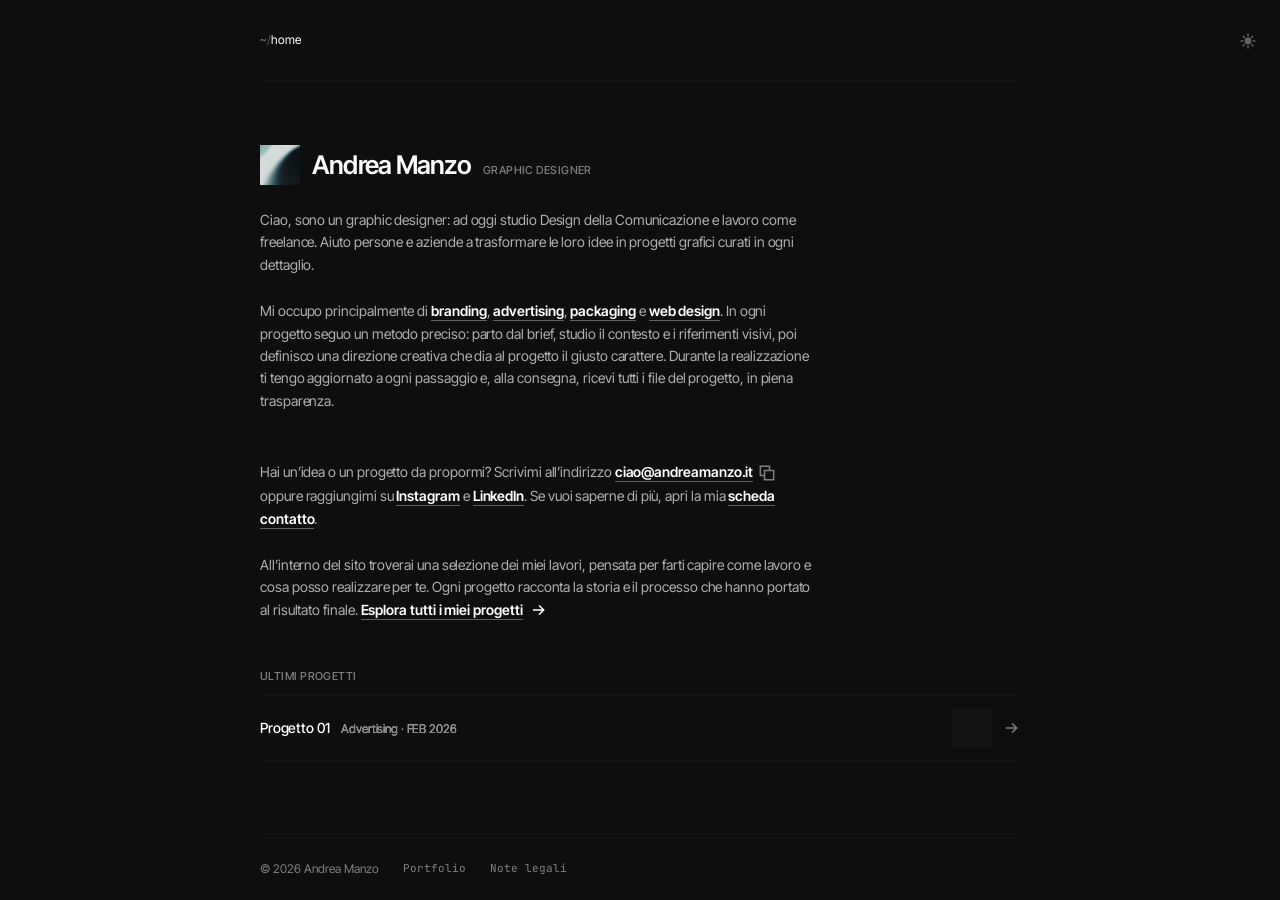
<file: index.html>
<!doctype html>
<html lang="it" data-theme="dark">
<head>
<meta charset="utf-8">
<meta name="viewport" content="width=device-width,initial-scale=1">
<title>Andrea Manzo — Graphic designer a Napoli</title>
<meta name="description" content="Andrea Manzo, graphic designer freelance a Napoli: branding, advertising, packaging e web design. Portfolio e contatti.">
<link rel="canonical" href="https://andreamanzo.it/">
<meta property="og:site_name" content="Andrea Manzo">
<meta property="og:locale" content="it_IT">
<meta property="og:type" content="website">
<meta property="og:title" content="Andrea Manzo — Graphic designer a Napoli">
<meta property="og:description" content="Andrea Manzo, graphic designer freelance a Napoli: branding, advertising, packaging e web design. Portfolio e contatti.">
<meta property="og:url" content="https://andreamanzo.it/">
<meta property="og:image" content="https://andreamanzo.it/assets/img/og.png">
<meta property="og:image:alt" content="Andrea Manzo — Graphic designer a Napoli">
<meta property="og:image:width" content="1200">
<meta property="og:image:height" content="630">
<meta name="twitter:card" content="summary_large_image">
<script type="application/ld+json">{"@context":"https://schema.org","@graph":[{"@type":"WebSite","@id":"https://andreamanzo.it/#sito","url":"https://andreamanzo.it/","name":"Andrea Manzo","inLanguage":"it","publisher":{"@id":"https://andreamanzo.it/#andrea-manzo"}},{"@type":"Person","@id":"https://andreamanzo.it/#andrea-manzo","name":"Andrea Manzo","jobTitle":"Graphic designer","url":"https://andreamanzo.it/","image":"https://andreamanzo.it/assets/img/immagine-profilo.jpg","email":"mailto:ciao@andreamanzo.it","address":{"@type":"PostalAddress","addressLocality":"Napoli","addressCountry":"IT"},"knowsAbout":["Branding","Advertising","Packaging","Web design"],"sameAs":["https://www.instagram.com/andreamanzo.it/","https://www.linkedin.com/in/andrea-manzo-2b4987187/"]}]}</script>
<meta name="theme-color" content="#0E0E0E">
<link rel="icon" href="/assets/img/favicon.svg" type="image/svg+xml">
<link rel="apple-touch-icon" href="/assets/img/apple-touch-icon.png">
<link rel="preload" href="/assets/fonts/InterTight-Variable.woff2" as="font" type="font/woff2" crossorigin>
<link rel="stylesheet" href="/assets/css/tokens.css">
<link rel="stylesheet" href="/assets/css/components.css">
<link rel="stylesheet" href="/assets/css/site.css">
</head>
<body>
<div class="am am-shell" id="app">
 <div class="am-col"><header class="am-header"><nav class="am-path" id="path" aria-label="Percorso"><a href="/">~</a><span class="am-path__sep">/</span><span aria-current="page">home</span></nav></header></div>
 <main class="am-main" id="main"><div class="am-col" id="view"><section class="pg-intro"><div class="pg-hero"><span class="am-avatar"><img src="/assets/img/immagine-profilo.jpg" width="240" height="240" alt="Immagine profilo di Andrea Manzo"></span><div class="pg-hero__txt"><h1 class="am-title">Andrea Manzo</h1><p class="am-label">Graphic designer</p></div></div><div class="pg-block"><p class="am-para__text"><span class="only-d">Ciao, sono un graphic designer: ad oggi studio Design della Comunicazione e lavoro come freelance. Aiuto persone e aziende a trasformare le loro idee in progetti grafici curati in ogni dettaglio.</span><span class="only-m">Ciao, sono un graphic designer: studio Design della Comunicazione e lavoro come freelance, trasformando idee in progetti grafici curati.</span></p></div><div class="pg-block"><p class="am-para__text"><span class="only-d">Mi occupo principalmente di <a class="am-textlink" href="/portfolio/?f=branding">branding</a>, <a class="am-textlink" href="/portfolio/?f=advertising">advertising</a>, <a class="am-textlink" href="/portfolio/?f=packaging">packaging</a> e <a class="am-textlink" href="/portfolio/?f=web-design">web design</a>. In ogni progetto seguo un metodo preciso: parto dal brief, studio il contesto e i riferimenti visivi, poi definisco una direzione creativa che dia al progetto il giusto carattere. Durante la realizzazione ti tengo aggiornato a ogni passaggio e, alla consegna, ricevi tutti i file del progetto, in piena trasparenza.</span><span class="only-m">Mi occupo di <a class="am-textlink" href="/portfolio/?f=branding">branding</a>, <a class="am-textlink" href="/portfolio/?f=advertising">advertising</a>, <a class="am-textlink" href="/portfolio/?f=packaging">packaging</a> e <a class="am-textlink" href="/portfolio/?f=web-design">web design</a>, seguendo un metodo preciso: ricerca, scelta della direzione visiva e processo creativo.</span></p></div><hr class="pg-divider"><div class="pg-block"><span class="am-label only-m-block">Contatti</span><p class="am-para__text"><span class="only-d">Hai un’idea o un progetto da propormi? Scrivimi all’indirizzo <a class="am-textlink" href="mailto:ciao@andreamanzo.it">ciao@andreamanzo.it</a><button class="am-copy" type="button" aria-label="Copia indirizzo email" title="Copia" onclick="AndreaManzo.copy(this,'ciao@andreamanzo.it')"><svg class="am-ico" viewBox="0 0 24 24" aria-hidden="true"><path d="M9 9h11v11H9zM15 9V4H4v11h5"/></svg></button> oppure raggiungimi su <a class="am-textlink" href="https://www.instagram.com/andreamanzo.it/" target="_blank" rel="noopener">Instagram</a> e <a class="am-textlink" href="https://www.linkedin.com/in/andrea-manzo-2b4987187/" target="_blank" rel="noopener">LinkedIn</a>. Se vuoi saperne di più, apri la mia <a class="am-textlink" href="#" data-cv aria-haspopup="dialog">scheda contatto</a>.</span><span class="only-m">Scrivimi a <a class="am-textlink" href="mailto:ciao@andreamanzo.it">ciao@andreamanzo.it</a><button class="am-copy" type="button" aria-label="Copia indirizzo email" title="Copia" onclick="AndreaManzo.copy(this,'ciao@andreamanzo.it')"><svg class="am-ico" viewBox="0 0 24 24" aria-hidden="true"><path d="M9 9h11v11H9zM15 9V4H4v11h5"/></svg></button> o su <a class="am-textlink" href="https://www.instagram.com/andreamanzo.it/" target="_blank" rel="noopener">Instagram</a> e <a class="am-textlink" href="https://www.linkedin.com/in/andrea-manzo-2b4987187/" target="_blank" rel="noopener">LinkedIn</a>. Per saperne di più apri la mia <a class="am-textlink" href="#" data-cv aria-haspopup="dialog">scheda contatto</a>.</span></p></div><hr class="pg-divider only-m-block"><div class="pg-block only-m-block"><span class="am-label">Portfolio</span><a class="am-row pg-cta-row" href="/portfolio/?f=tutti"><span class="am-row__label">Esplora tutti i progetti</span><span class="am-row__value"><svg class="am-ico" viewBox="0 0 24 24" aria-hidden="true"><path d="M4 12h14M13 6l6 6-6 6"/></svg></span></a></div><div class="pg-block only-d"><p class="am-para__text">All’interno del sito troverai una selezione dei miei lavori, pensata per farti capire come lavoro e cosa posso realizzare per te. Ogni progetto racconta la storia e il processo che hanno portato al risultato finale. <a class="am-textlink" href="/portfolio/?f=tutti">Esplora tutti i miei progetti<svg class="am-ico" viewBox="0 0 24 24" aria-hidden="true"><path d="M4 12h14M13 6l6 6-6 6"/></svg></a></p></div></section><section class="am-section only-d"><span class="am-label">Ultimi progetti</span><ul class="am-list"><li><a class="am-row am-row--media" href="/portfolio/progetto-01/"><span class="am-row__label">Progetto 01<span class="am-caption">Advertising · FEB 2026</span></span><span class="am-row__value"><span class="am-row__thumb"></span><svg class="am-ico" viewBox="0 0 24 24" aria-hidden="true"><path d="M4 12h14M13 6l6 6-6 6"/></svg></span></a></li></ul></section></div></main>
 <div class="am-col"><footer class="am-footer"><span class="am-footer__links"><span>© 2026 Andrea Manzo</span><a href="/portfolio/?f=tutti">Portfolio</a><a href="/note-legali/">Note legali</a></span><button class="am-theme am-theme--foot only-m-block" onclick="AndreaManzo.toggleTheme()"></button></footer></div><button class="am-theme am-theme--corner" onclick="AndreaManzo.toggleTheme()"></button>
</div>


<div class="am am-sheet" id="cv" role="dialog" aria-modal="true" aria-labelledby="cvTitle"><div class="am-sheet__panel"><div class="am-sheet__head"><span class="am-label" id="cvTitle">Scheda contatto</span><button class="am-menu-btn" data-sheet-close aria-label="Chiudi la scheda"><svg class="am-ico" viewBox="0 0 24 24" aria-hidden="true"><path d="M6 6l12 12M18 6L6 18"/></svg></button></div><div class="am-sheet__body" id="cvBody"><div class="pg-hero"><span class="am-avatar"><img src="/assets/img/immagine-profilo.jpg" width="240" height="240" alt="Immagine profilo di Andrea Manzo"></span><div class="pg-hero__txt"><span class="am-para__title">Andrea Manzo</span><span class="am-label">Graphic designer</span></div></div><section><span class="am-label">Situazione attuale</span><p class="am-para__text">Studente di Design della Comunicazione e graphic designer freelance. Disponibile per nuovi progetti e collaborazioni con agenzie.</p></section><section><span class="am-label">Informazioni</span><ul class="am-list"><li><div class="am-row"><span class="am-row__label">Luogo</span><span class="am-row__value">Napoli, Italia</span></div></li><li><div class="am-row"><span class="am-row__label">Email</span><span class="am-row__value">ciao@andreamanzo.it</span></div></li></ul></section><section><span class="am-label">Istruzione</span><ul class="am-list"><li><div class="am-row pg-row2"><span class="am-row__label">Tecnico Esperto di Grafica Informatica<span class="am-caption">ILAS Academy</span></span><span class="am-row__value">2026 – in corso</span></div></li><li><div class="am-row pg-row2"><span class="am-row__label">Perito Tecnico in Grafica e Comunicazione<span class="am-caption">I.I.S. Don Geremia Piscopo</span></span><span class="am-row__value">2013 – 2019</span></div></li></ul></section><section><span class="am-label">Esperienza</span><ul class="am-list"><li><div class="am-row pg-row2"><span class="am-row__label">Graphic designer freelance<span class="am-caption">Branding, advertising, packaging, web design</span></span><span class="am-row__value">Dal 2024</span></div></li></ul></section><section><span class="am-label">Competenze</span><ul class="am-list"><li><div class="am-row"><span class="am-row__label">Branding e identità visiva</span><span class="am-row__value"></span></div></li><li><div class="am-row"><span class="am-row__label">Advertising</span><span class="am-row__value"></span></div></li><li><div class="am-row"><span class="am-row__label">Packaging</span><span class="am-row__value"></span></div></li><li><div class="am-row"><span class="am-row__label">Web design</span><span class="am-row__value"></span></div></li></ul></section><section><span class="am-label">Strumenti</span><ul class="am-list"><li><div class="am-row"><span class="am-row__label">Adobe Illustrator</span><span class="am-row__value"></span></div></li><li><div class="am-row"><span class="am-row__label">Adobe Photoshop</span><span class="am-row__value"></span></div></li><li><div class="am-row"><span class="am-row__label">Framer</span><span class="am-row__value"></span></div></li><li><div class="am-row"><span class="am-row__label">Figma</span><span class="am-row__value"></span></div></li><li><div class="am-row"><span class="am-row__label">Claude</span><span class="am-row__value"></span></div></li></ul></section><section><span class="am-label">Lingue</span><ul class="am-list"><li><div class="am-row"><span class="am-row__label">Italiano</span><span class="am-row__value">Madrelingua</span></div></li><li><div class="am-row"><span class="am-row__label">Inglese</span><span class="am-row__value">B2</span></div></li></ul></section></div><div class="am-sheet__foot"><a class="am-link" href="#" download>Scarica il CV <svg class="am-ico" viewBox="0 0 24 24" aria-hidden="true"><path d="M12 3v12M6 10l6 6 6-6M4 20h16"/></svg></a><a class="am-btn am-btn--primary am-btn--s" href="mailto:ciao@andreamanzo.it">Scrivimi <svg class="am-ico" viewBox="0 0 24 24" aria-hidden="true"><path d="M6 18L17 7M9 6h9v9"/></svg></a></div></div></div>
<div class="am am-gallery am-shell" id="gallery" role="dialog" aria-label="Galleria">
 <div class="am-col"><header class="am-header"><span class="am-label" id="galTitle"></span><button class="am-menu-btn am-gallery__close" aria-label="Chiudi la galleria"><svg class="am-ico" viewBox="0 0 24 24" aria-hidden="true"><path d="M6 6l12 12M18 6L6 18"/></svg></button></header></div>
 <div class="am-col am-gallery__stage"><button class="am-pager__btn" data-prev aria-label="Immagine precedente"><svg class="am-ico" viewBox="0 0 24 24" aria-hidden="true"><path d="M20 12H6M11 6l-6 6 6 6"/></svg></button><div class="am-gallery__frame"><img class="am-gallery__img" alt=""></div><button class="am-pager__btn" data-next aria-label="Immagine successiva"><svg class="am-ico" viewBox="0 0 24 24" aria-hidden="true"><path d="M4 12h14M13 6l6 6-6 6"/></svg></button></div>
 <div class="am-col"><div class="am-gallery__foot" id="galFoot"><span class="am-gallery__caption am-caption"></span></div></div>
</div>

<script src="/assets/js/andreamanzo.js"></script>
<script src="/assets/js/app.js"></script>
</body>
</html>
</file>
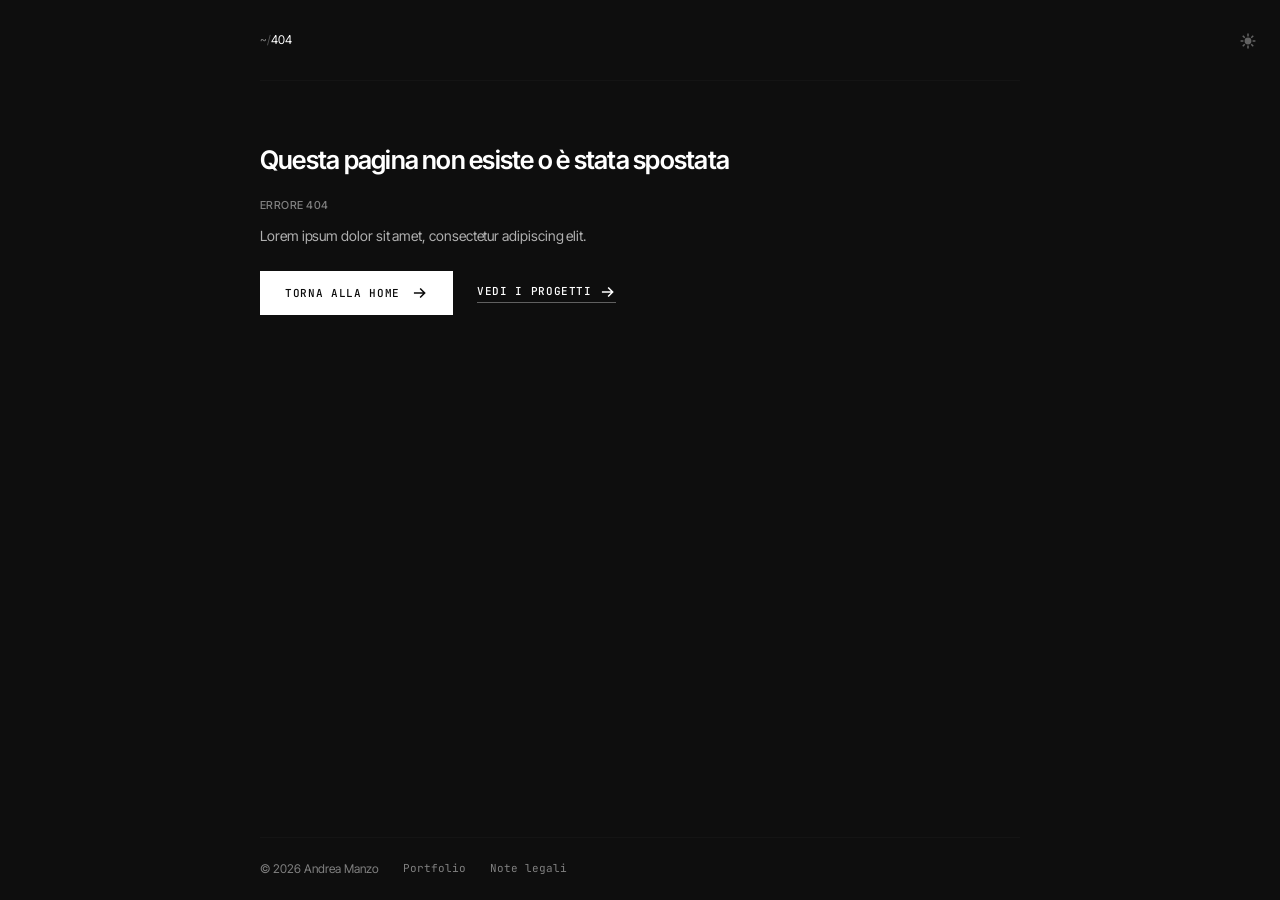
<file: note-legali/index.html>
<!doctype html>
<html lang="it" data-theme="dark">
<head>
<meta charset="utf-8">
<meta name="viewport" content="width=device-width,initial-scale=1">
<title>Note legali — Andrea Manzo</title>
<meta name="description" content="Note legali di andreamanzo.it: titolare del sito, privacy, cookie, diritto d’autore sui contenuti e uso dell’intelligenza artificiale.">
<link rel="canonical" href="https://andreamanzo.it/note-legali/">
<meta property="og:site_name" content="Andrea Manzo">
<meta property="og:locale" content="it_IT">
<meta property="og:type" content="website">
<meta property="og:title" content="Note legali — Andrea Manzo">
<meta property="og:description" content="Note legali di andreamanzo.it: titolare del sito, privacy, cookie, diritto d’autore sui contenuti e uso dell’intelligenza artificiale.">
<meta property="og:url" content="https://andreamanzo.it/note-legali/">
<meta property="og:image" content="https://andreamanzo.it/assets/img/og.png">
<meta property="og:image:alt" content="Andrea Manzo — Graphic designer a Napoli">
<meta property="og:image:width" content="1200">
<meta property="og:image:height" content="630">
<meta name="twitter:card" content="summary_large_image">
<script type="application/ld+json">{"@context":"https://schema.org","@graph":[{"@type":"BreadcrumbList","itemListElement":[{"@type":"ListItem","position":1,"name":"Home","item":"https://andreamanzo.it/"},{"@type":"ListItem","position":2,"name":"Note legali","item":"https://andreamanzo.it/note-legali/"}]}]}</script>
<meta name="theme-color" content="#0E0E0E">
<link rel="icon" href="/assets/img/favicon.svg" type="image/svg+xml">
<link rel="apple-touch-icon" href="/assets/img/apple-touch-icon.png">
<link rel="preload" href="/assets/fonts/InterTight-Variable.woff2" as="font" type="font/woff2" crossorigin>
<link rel="stylesheet" href="/assets/css/tokens.css">
<link rel="stylesheet" href="/assets/css/components.css">
<link rel="stylesheet" href="/assets/css/site.css">
</head>
<body>
<div class="am am-shell" id="app">
 <div class="am-col"><header class="am-header"><nav class="am-path" id="path" aria-label="Percorso"><a href="/">~</a><span class="am-path__sep">/</span><a href="/">home</a><span class="am-path__sep">/</span><span aria-current="page">note-legali</span></nav></header></div>
 <main class="am-main" id="main"><div class="am-col" id="view"><article class="am-prose pg-prose"><h1 class="am-title">Note legali</h1><span class="am-label">Ultimo aggiornamento — 13 ottobre 2026</span><p class="am-prose__lead">Questa pagina raccoglie le informazioni legali sul sito andreamanzo.it: chi ne è responsabile, come vengono trattati i dati di chi lo visita, come sono tutelati i contenuti pubblicati e come è stata usata l’intelligenza artificiale nei progetti.</p><h2>1. Titolare del sito</h2><p>Il sito andreamanzo.it è un portfolio personale che presenta il lavoro di graphic designer di Andrea Manzo.</p><ul><li>Titolare: Andrea Manzo</li><li>Sede: Napoli, Italia</li><li>Email: <a class="am-textlink" href="mailto:ciao@andreamanzo.it">ciao@andreamanzo.it</a></li><li>Partita IVA: in fase di apertura; verrà indicata in questa pagina appena attribuita.</li></ul><p>Il sito ha scopo informativo e di presentazione: non vende prodotti e non offre servizi a pagamento online. Eventuali incarichi vengono concordati direttamente, con accordi separati.</p><h2>2. Privacy: come vengono trattati i tuoi dati</h2><p>Questa informativa è resa ai sensi degli articoli 13 e 14 del Regolamento (UE) 2016/679 (GDPR) e del D.Lgs. 196/2003 (Codice in materia di protezione dei dati personali), come modificato dal D.Lgs. 101/2018.</p><h3>Titolare del trattamento</h3><p>Andrea Manzo, Napoli, Italia. Per ogni richiesta sulla privacy scrivi a <a class="am-textlink" href="mailto:ciao@andreamanzo.it">ciao@andreamanzo.it</a>.</p><h3>Dati di navigazione</h3><p>Quando visiti il sito, il servizio di hosting registra automaticamente alcuni dati tecnici, come indirizzo IP, tipo di browser, data e ora della richiesta e pagina visitata. Servono solo a far funzionare il sito e a proteggerlo da usi impropri. La base giuridica è il legittimo interesse del titolare (art. 6, par. 1, lett. f GDPR). Questi dati non vengono usati per identificarti né per profilarti, e restano nei log del fornitore per il tempo previsto dalle sue policy.</p><h3>Dati che mi invii volontariamente</h3><p>Il sito non ha moduli di contatto. Se mi scrivi all’indirizzo email indicato, tratterò il tuo indirizzo e i dati contenuti nel messaggio solo per risponderti ed eventualmente preparare un preventivo (art. 6, par. 1, lett. b GDPR). I messaggi vengono conservati per il tempo necessario a gestire la richiesta e, in caso di incarico, per quello previsto dagli obblighi di legge.</p><h3>Hosting e destinatari dei dati</h3><p>Il sito è pubblicato tramite GitHub Pages, servizio di GitHub, Inc. (San Francisco, Stati Uniti), che agisce come responsabile del trattamento per i dati tecnici di navigazione. Il trasferimento di questi dati negli Stati Uniti avviene con le garanzie previste dagli articoli 44 e seguenti del GDPR: GitHub aderisce all’EU‑US Data Privacy Framework e applica le clausole contrattuali standard della Commissione europea. Maggiori dettagli nella <a class="am-textlink am-textlink--ext" href="https://docs.github.com/it/site-policy/privacy-policies/github-general-privacy-statement" target="_blank" rel="noopener">informativa privacy di GitHub<svg class="am-ico" viewBox="0 0 24 24" aria-hidden="true"><path d="M6 18L17 7M9 6h9v9"/></svg></a>. I dati non vengono venduti né ceduti ad altri.</p><h3>Font</h3><p>I caratteri tipografici del sito (Inter Tight e JetBrains Mono) sono caricati direttamente dal sito stesso e non da servizi esterni: la loro visualizzazione non comporta alcun invio di dati a terzi.</p><h3>Link esterni</h3><p>Il sito contiene link ai profili Instagram e LinkedIn. Aprendoli lasci andreamanzo.it e si applicano le informative di quelle piattaforme. Il sito non incorpora pulsanti, widget o contenuti dei social network che raccolgano dati durante la visita.</p><h3>I tuoi diritti</h3><p>In qualsiasi momento puoi chiedere di accedere ai tuoi dati, correggerli, cancellarli, limitarne il trattamento, opporti al trattamento o riceverli in un formato leggibile (articoli 15‑22 GDPR). Basta una email a <a class="am-textlink" href="mailto:ciao@andreamanzo.it">ciao@andreamanzo.it</a>. Hai anche il diritto di presentare reclamo al <a class="am-textlink am-textlink--ext" href="https://www.garanteprivacy.it" target="_blank" rel="noopener">Garante per la protezione dei dati personali<svg class="am-ico" viewBox="0 0 24 24" aria-hidden="true"><path d="M6 18L17 7M9 6h9v9"/></svg></a>.</p><h2>3. Cookie</h2><p>Il sito non usa cookie di profilazione, né cookie di analisi o di terze parti. Possono essere presenti solo cookie tecnici strettamente necessari al funzionamento, impostati dal servizio di hosting, per i quali non serve il consenso (art. 122 del Codice privacy e Linee guida del Garante sui cookie del 10 giugno 2021). Per questo motivo il sito non mostra un banner dei cookie. La scelta del tema chiaro o scuro non viene salvata: a ogni visita il sito riparte dal tema scuro.</p><h2>4. Diritto d’autore sui contenuti del sito</h2><p>Testi, progetti grafici, immagini, impaginazione e codice di questo sito sono opere protette dalla Legge 22 aprile 1941, n. 633 sul diritto d’autore e dalle norme europee in materia, tra cui la Direttiva (UE) 2019/790, recepita con il D.Lgs. 177/2021. Salvo dove indicato diversamente, i diritti appartengono ad Andrea Manzo.</p><p>Non è consentito copiare, riprodurre, modificare, distribuire o usare a fini commerciali i contenuti del sito, interamente o in parte, senza autorizzazione scritta. Sono consentite la semplice consultazione e la condivisione del link alle pagine. È consentita anche la citazione di brevi parti per fini di critica, discussione o insegnamento, con l’indicazione dell’autore e della fonte (art. 70 L. 633/1941).</p><p>Ai sensi dell’art. 70‑quater L. 633/1941, mi riservo espressamente i diritti di estrazione di testo e dati (text and data mining) sui contenuti del sito, anche per l’addestramento di sistemi di intelligenza artificiale.</p><h2>5. Progetti per clienti e progetti accademici</h2><p>Il <a class="am-textlink" href="/portfolio/?f=tutti">portfolio</a> raccoglie due tipi di lavori:</p><ul><li><strong>Progetti per clienti reali.</strong> I diritti di utilizzazione economica sono stati ceduti al cliente secondo l’accordo stipulato. Marchi, nomi e loghi appartengono ai rispettivi titolari. Il lavoro è pubblicato solo come esempio del mio percorso professionale, come previsto dagli accordi con i clienti. La pubblicazione non implica alcuna sponsorizzazione o approvazione da parte del cliente.</li><li><strong>Progetti accademici o di studio.</strong> Sono esercitazioni personali o realizzate durante il percorso di formazione. Possono rappresentare marchi, aziende o luoghi esistenti, oppure inventati: in questi casi il progetto non è stato commissionato né approvato dai soggetti rappresentati, e ogni marchio citato appartiene ai rispettivi titolari.</li></ul><p>Ogni progetto indica se si tratta di un lavoro per un cliente o di un progetto accademico.</p><h2>6. Contenuti di terzi</h2><p>Alcuni progetti contengono materiali creati da altre persone o aziende: caratteri tipografici, fotografie, mockup, illustrazioni e grafiche vettoriali. Sono stati usati nel rispetto della normativa sul diritto d’autore e delle relative licenze: si tratta di risorse a libero utilizzo, come le licenze aperte o i contenuti di pubblico dominio, oppure di risorse con licenza regolarmente acquistata. I font usati all’interno delle immagini sono impiegati secondo le loro licenze, che ne consentono l’uso in immagini e documenti statici.</p><p>I diritti su questi materiali restano dei rispettivi autori. Se ritieni che un contenuto pubblicato violi un tuo diritto, scrivimi a <a class="am-textlink" href="mailto:ciao@andreamanzo.it">ciao@andreamanzo.it</a> indicando il contenuto e il motivo: verificherò la segnalazione e, se fondata, lo rimuoverò o correggerò i crediti nel più breve tempo possibile.</p><h2>7. Uso dell’intelligenza artificiale</h2><p>In alcuni progetti ho usato strumenti di intelligenza artificiale come supporto, non come sostituto del lavoro creativo. In particolare per:</p><ul><li>scrivere brief fittizi per i progetti accademici, con Claude (Anthropic);</li><li>creare mockup e le immagini usate al loro interno, cioè ambienti, oggetti e scene in cui il progetto viene mostrato, con Nano Banana Pro (Google) o con modelli open source tramite ComfyUI.</li></ul><p>Ideazione, scelte progettuali, identità visive, impaginazione e grafiche presentate sono frutto del mio lavoro. In linea con gli obblighi di trasparenza del Regolamento (UE) 2024/1689 (AI Act) e con la Legge 23 settembre 2025, n. 132, segnalo nei singoli progetti quando un’immagine è stata generata o modificata con l’intelligenza artificiale. Le immagini generate non rappresentano persone, luoghi o fatti reali, salvo dove indicato.</p><h2>8. Limitazione di responsabilità</h2><p>I contenuti del sito sono curati con attenzione, ma possono contenere imprecisioni o non essere aggiornati. Il titolare non è responsabile dell’uso che terzi fanno delle informazioni pubblicate, né dei contenuti dei siti esterni raggiungibili tramite link, sui quali non ha alcun controllo.</p><h2>9. Legge applicabile e modifiche</h2><p>Queste note legali sono regolate dalla legge italiana. Possono essere aggiornate quando cambiano il sito, i servizi usati o la normativa; la data dell’ultimo aggiornamento è indicata in cima alla pagina. Per qualsiasi domanda scrivi a <a class="am-textlink" href="mailto:ciao@andreamanzo.it">ciao@andreamanzo.it</a>.</p></article></div></main>
 <div class="am-col"><footer class="am-footer"><span class="am-footer__links"><span>© 2026 Andrea Manzo</span><a href="/portfolio/?f=tutti">Portfolio</a><a href="/note-legali/">Note legali</a></span><button class="am-theme am-theme--foot only-m-block" onclick="AndreaManzo.toggleTheme()"></button></footer></div><button class="am-theme am-theme--corner" onclick="AndreaManzo.toggleTheme()"></button>
</div>


<div class="am am-sheet" id="cv" role="dialog" aria-modal="true" aria-labelledby="cvTitle"><div class="am-sheet__panel"><div class="am-sheet__head"><span class="am-label" id="cvTitle">Scheda contatto</span><button class="am-menu-btn" data-sheet-close aria-label="Chiudi la scheda"><svg class="am-ico" viewBox="0 0 24 24" aria-hidden="true"><path d="M6 6l12 12M18 6L6 18"/></svg></button></div><div class="am-sheet__body" id="cvBody"><div class="pg-hero"><span class="am-avatar"><img src="/assets/img/immagine-profilo.jpg" width="240" height="240" alt="Immagine profilo di Andrea Manzo"></span><div class="pg-hero__txt"><span class="am-para__title">Andrea Manzo</span><span class="am-label">Graphic designer</span></div></div><section><span class="am-label">Situazione attuale</span><p class="am-para__text">Studente di Design della Comunicazione e graphic designer freelance. Disponibile per nuovi progetti e collaborazioni con agenzie.</p></section><section><span class="am-label">Informazioni</span><ul class="am-list"><li><div class="am-row"><span class="am-row__label">Luogo</span><span class="am-row__value">Napoli, Italia</span></div></li><li><div class="am-row"><span class="am-row__label">Email</span><span class="am-row__value">ciao@andreamanzo.it</span></div></li></ul></section><section><span class="am-label">Istruzione</span><ul class="am-list"><li><div class="am-row pg-row2"><span class="am-row__label">Tecnico Esperto di Grafica Informatica<span class="am-caption">ILAS Academy</span></span><span class="am-row__value">2026 – in corso</span></div></li><li><div class="am-row pg-row2"><span class="am-row__label">Perito Tecnico in Grafica e Comunicazione<span class="am-caption">I.I.S. Don Geremia Piscopo</span></span><span class="am-row__value">2013 – 2019</span></div></li></ul></section><section><span class="am-label">Esperienza</span><ul class="am-list"><li><div class="am-row pg-row2"><span class="am-row__label">Graphic designer freelance<span class="am-caption">Branding, advertising, packaging, web design</span></span><span class="am-row__value">Dal 2024</span></div></li></ul></section><section><span class="am-label">Competenze</span><ul class="am-list"><li><div class="am-row"><span class="am-row__label">Branding e identità visiva</span><span class="am-row__value"></span></div></li><li><div class="am-row"><span class="am-row__label">Advertising</span><span class="am-row__value"></span></div></li><li><div class="am-row"><span class="am-row__label">Packaging</span><span class="am-row__value"></span></div></li><li><div class="am-row"><span class="am-row__label">Web design</span><span class="am-row__value"></span></div></li></ul></section><section><span class="am-label">Strumenti</span><ul class="am-list"><li><div class="am-row"><span class="am-row__label">Adobe Illustrator</span><span class="am-row__value"></span></div></li><li><div class="am-row"><span class="am-row__label">Adobe Photoshop</span><span class="am-row__value"></span></div></li><li><div class="am-row"><span class="am-row__label">Framer</span><span class="am-row__value"></span></div></li><li><div class="am-row"><span class="am-row__label">Figma</span><span class="am-row__value"></span></div></li><li><div class="am-row"><span class="am-row__label">Claude</span><span class="am-row__value"></span></div></li></ul></section><section><span class="am-label">Lingue</span><ul class="am-list"><li><div class="am-row"><span class="am-row__label">Italiano</span><span class="am-row__value">Madrelingua</span></div></li><li><div class="am-row"><span class="am-row__label">Inglese</span><span class="am-row__value">B2</span></div></li></ul></section></div><div class="am-sheet__foot"><a class="am-link" href="#" download>Scarica il CV <svg class="am-ico" viewBox="0 0 24 24" aria-hidden="true"><path d="M12 3v12M6 10l6 6 6-6M4 20h16"/></svg></a><a class="am-btn am-btn--primary am-btn--s" href="mailto:ciao@andreamanzo.it">Scrivimi <svg class="am-ico" viewBox="0 0 24 24" aria-hidden="true"><path d="M6 18L17 7M9 6h9v9"/></svg></a></div></div></div>
<div class="am am-gallery am-shell" id="gallery" role="dialog" aria-label="Galleria">
 <div class="am-col"><header class="am-header"><span class="am-label" id="galTitle"></span><button class="am-menu-btn am-gallery__close" aria-label="Chiudi la galleria"><svg class="am-ico" viewBox="0 0 24 24" aria-hidden="true"><path d="M6 6l12 12M18 6L6 18"/></svg></button></header></div>
 <div class="am-col am-gallery__stage"><button class="am-pager__btn" data-prev aria-label="Immagine precedente"><svg class="am-ico" viewBox="0 0 24 24" aria-hidden="true"><path d="M20 12H6M11 6l-6 6 6 6"/></svg></button><div class="am-gallery__frame"><img class="am-gallery__img" alt=""></div><button class="am-pager__btn" data-next aria-label="Immagine successiva"><svg class="am-ico" viewBox="0 0 24 24" aria-hidden="true"><path d="M4 12h14M13 6l6 6-6 6"/></svg></button></div>
 <div class="am-col"><div class="am-gallery__foot" id="galFoot"><span class="am-gallery__caption am-caption"></span></div></div>
</div>

<script src="/assets/js/andreamanzo.js"></script>
<script src="/assets/js/app.js"></script>
</body>
</html>
</file>
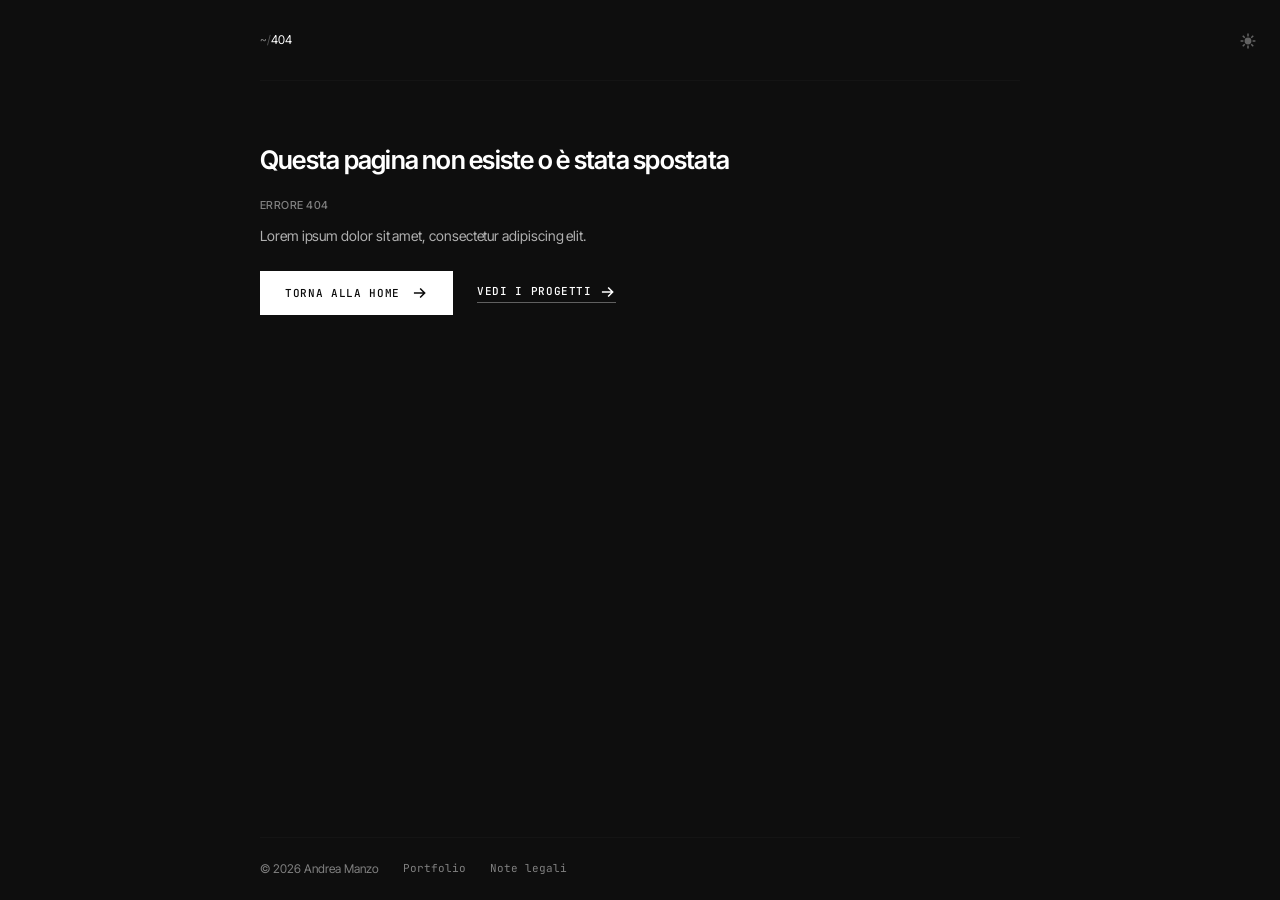
<file: portfolio/index.html>
<!doctype html>
<html lang="it" data-theme="dark">
<head>
<meta charset="utf-8">
<meta name="viewport" content="width=device-width,initial-scale=1">
<title>Portfolio — Andrea Manzo, graphic designer</title>
<meta name="description" content="Progetti di branding, advertising, packaging e web design di Andrea Manzo, graphic designer a Napoli.">
<link rel="canonical" href="https://andreamanzo.it/portfolio/">
<meta property="og:site_name" content="Andrea Manzo">
<meta property="og:locale" content="it_IT">
<meta property="og:type" content="website">
<meta property="og:title" content="Portfolio — Andrea Manzo, graphic designer">
<meta property="og:description" content="Progetti di branding, advertising, packaging e web design di Andrea Manzo, graphic designer a Napoli.">
<meta property="og:url" content="https://andreamanzo.it/portfolio/">
<meta property="og:image" content="https://andreamanzo.it/assets/img/og.png">
<meta property="og:image:alt" content="Andrea Manzo — Graphic designer a Napoli">
<meta property="og:image:width" content="1200">
<meta property="og:image:height" content="630">
<meta name="twitter:card" content="summary_large_image">
<script type="application/ld+json">{"@context":"https://schema.org","@graph":[{"@type":"BreadcrumbList","itemListElement":[{"@type":"ListItem","position":1,"name":"Home","item":"https://andreamanzo.it/"},{"@type":"ListItem","position":2,"name":"Portfolio","item":"https://andreamanzo.it/portfolio/"}]}]}</script>
<meta name="theme-color" content="#0E0E0E">
<link rel="icon" href="/assets/img/favicon.svg" type="image/svg+xml">
<link rel="apple-touch-icon" href="/assets/img/apple-touch-icon.png">
<link rel="preload" href="/assets/fonts/InterTight-Variable.woff2" as="font" type="font/woff2" crossorigin>
<link rel="stylesheet" href="/assets/css/tokens.css">
<link rel="stylesheet" href="/assets/css/components.css">
<link rel="stylesheet" href="/assets/css/site.css">
</head>
<body>
<div class="am am-shell" id="app">
 <div class="am-col"><header class="am-header"><nav class="am-path" id="path" aria-label="Percorso"><a href="/">~</a><span class="am-path__sep">/</span><a href="/">home</a><span class="am-path__sep">/</span><span aria-current="page">portfolio</span></nav></header></div>
 <main class="am-main" id="main"><div class="am-col" id="view"><section class="pg-intro"><h1 class="am-title">Portfolio</h1><div class="pg-block"><p class="am-para__text"><span class="only-d">Qui trovi una raccolta di progetti selezionati, reali o accademici. Tutti i contenuti di queste pagine sono protetti dal diritto d’autore, che esercito personalmente o che ho ceduto ai clienti.</span><span class="only-m">Progetti selezionati, reali o accademici, protetti dal diritto d’autore.</span> <a class="am-textlink" href="/note-legali/">Scopri di più</a>.</p></div></section><div class="am-toolbar"><div class="am-toolbar__tags"><button class="am-tag" data-f="Tutti" aria-pressed="true">Tutti<span class="am-tag__count">1</span></button><button class="am-tag" data-f="Branding" aria-pressed="false">Branding<span class="am-tag__count">0</span></button><button class="am-tag" data-f="Advertising" aria-pressed="false">Advertising<span class="am-tag__count">1</span></button><button class="am-tag" data-f="Packaging" aria-pressed="false">Packaging<span class="am-tag__count">0</span></button><button class="am-tag" data-f="Web design" aria-pressed="false">Web design<span class="am-tag__count">0</span></button></div><label class="am-search"><svg class="am-ico" viewBox="0 0 24 24" aria-hidden="true"><circle cx="10.5" cy="10.5" r="6.5"/><path d="M15.5 15.5L20 20"/></svg><input type="search" id="q" placeholder="Cerca un progetto" aria-label="Cerca un progetto" value=""></label></div><div id="results" class="pg-results"><div class="am-grid am-grid--3 pg-grid" id="grid"><a class="am-project" href="/portfolio/progetto-01/"><div class="am-project__media"></div><div class="am-project__head"><h3 class="am-project__title">Progetto 01</h3><svg class="am-ico" viewBox="0 0 24 24" aria-hidden="true"><path d="M4 12h14M13 6l6 6-6 6"/></svg></div><span class="am-caption">Advertising · FEB 2026</span></a><div class="am-project am-project--soon" role="note"><div class="am-project__media am-project__note"><p>Il portfolio è in allestimento: nuovi progetti verranno pubblicati nel corso del tempo.</p></div><div class="am-project__head"><h3 class="am-project__title">Prossimamente</h3></div><span class="am-caption">In allestimento</span></div></div><div class="am-pager" id="pager"><span>01 di 01 progetto</span><div class="am-pager__nav"><button class="am-pager__btn" id="prev" aria-label="Pagina precedente" disabled><svg class="am-ico" viewBox="0 0 24 24" aria-hidden="true"><path d="M20 12H6M11 6l-6 6 6 6"/></svg></button><span class="am-pager__pages">01 / 01</span><button class="am-pager__btn" id="next" aria-label="Pagina successiva" disabled><svg class="am-ico" viewBox="0 0 24 24" aria-hidden="true"><path d="M4 12h14M13 6l6 6-6 6"/></svg></button></div></div></div></div></main>
 <div class="am-col"><footer class="am-footer"><span class="am-footer__links"><span>© 2026 Andrea Manzo</span><a href="/portfolio/?f=tutti">Portfolio</a><a href="/note-legali/">Note legali</a></span><button class="am-theme am-theme--foot only-m-block" onclick="AndreaManzo.toggleTheme()"></button></footer></div><button class="am-theme am-theme--corner" onclick="AndreaManzo.toggleTheme()"></button>
</div>


<div class="am am-sheet" id="cv" role="dialog" aria-modal="true" aria-labelledby="cvTitle"><div class="am-sheet__panel"><div class="am-sheet__head"><span class="am-label" id="cvTitle">Scheda contatto</span><button class="am-menu-btn" data-sheet-close aria-label="Chiudi la scheda"><svg class="am-ico" viewBox="0 0 24 24" aria-hidden="true"><path d="M6 6l12 12M18 6L6 18"/></svg></button></div><div class="am-sheet__body" id="cvBody"><div class="pg-hero"><span class="am-avatar"><img src="/assets/img/immagine-profilo.jpg" width="240" height="240" alt="Immagine profilo di Andrea Manzo"></span><div class="pg-hero__txt"><span class="am-para__title">Andrea Manzo</span><span class="am-label">Graphic designer</span></div></div><section><span class="am-label">Situazione attuale</span><p class="am-para__text">Studente di Design della Comunicazione e graphic designer freelance. Disponibile per nuovi progetti e collaborazioni con agenzie.</p></section><section><span class="am-label">Informazioni</span><ul class="am-list"><li><div class="am-row"><span class="am-row__label">Luogo</span><span class="am-row__value">Napoli, Italia</span></div></li><li><div class="am-row"><span class="am-row__label">Email</span><span class="am-row__value">ciao@andreamanzo.it</span></div></li></ul></section><section><span class="am-label">Istruzione</span><ul class="am-list"><li><div class="am-row pg-row2"><span class="am-row__label">Tecnico Esperto di Grafica Informatica<span class="am-caption">ILAS Academy</span></span><span class="am-row__value">2026 – in corso</span></div></li><li><div class="am-row pg-row2"><span class="am-row__label">Perito Tecnico in Grafica e Comunicazione<span class="am-caption">I.I.S. Don Geremia Piscopo</span></span><span class="am-row__value">2013 – 2019</span></div></li></ul></section><section><span class="am-label">Esperienza</span><ul class="am-list"><li><div class="am-row pg-row2"><span class="am-row__label">Graphic designer freelance<span class="am-caption">Branding, advertising, packaging, web design</span></span><span class="am-row__value">Dal 2024</span></div></li></ul></section><section><span class="am-label">Competenze</span><ul class="am-list"><li><div class="am-row"><span class="am-row__label">Branding e identità visiva</span><span class="am-row__value"></span></div></li><li><div class="am-row"><span class="am-row__label">Advertising</span><span class="am-row__value"></span></div></li><li><div class="am-row"><span class="am-row__label">Packaging</span><span class="am-row__value"></span></div></li><li><div class="am-row"><span class="am-row__label">Web design</span><span class="am-row__value"></span></div></li></ul></section><section><span class="am-label">Strumenti</span><ul class="am-list"><li><div class="am-row"><span class="am-row__label">Adobe Illustrator</span><span class="am-row__value"></span></div></li><li><div class="am-row"><span class="am-row__label">Adobe Photoshop</span><span class="am-row__value"></span></div></li><li><div class="am-row"><span class="am-row__label">Framer</span><span class="am-row__value"></span></div></li><li><div class="am-row"><span class="am-row__label">Figma</span><span class="am-row__value"></span></div></li><li><div class="am-row"><span class="am-row__label">Claude</span><span class="am-row__value"></span></div></li></ul></section><section><span class="am-label">Lingue</span><ul class="am-list"><li><div class="am-row"><span class="am-row__label">Italiano</span><span class="am-row__value">Madrelingua</span></div></li><li><div class="am-row"><span class="am-row__label">Inglese</span><span class="am-row__value">B2</span></div></li></ul></section></div><div class="am-sheet__foot"><a class="am-link" href="#" download>Scarica il CV <svg class="am-ico" viewBox="0 0 24 24" aria-hidden="true"><path d="M12 3v12M6 10l6 6 6-6M4 20h16"/></svg></a><a class="am-btn am-btn--primary am-btn--s" href="mailto:ciao@andreamanzo.it">Scrivimi <svg class="am-ico" viewBox="0 0 24 24" aria-hidden="true"><path d="M6 18L17 7M9 6h9v9"/></svg></a></div></div></div>
<div class="am am-gallery am-shell" id="gallery" role="dialog" aria-label="Galleria">
 <div class="am-col"><header class="am-header"><span class="am-label" id="galTitle"></span><button class="am-menu-btn am-gallery__close" aria-label="Chiudi la galleria"><svg class="am-ico" viewBox="0 0 24 24" aria-hidden="true"><path d="M6 6l12 12M18 6L6 18"/></svg></button></header></div>
 <div class="am-col am-gallery__stage"><button class="am-pager__btn" data-prev aria-label="Immagine precedente"><svg class="am-ico" viewBox="0 0 24 24" aria-hidden="true"><path d="M20 12H6M11 6l-6 6 6 6"/></svg></button><div class="am-gallery__frame"><img class="am-gallery__img" alt=""></div><button class="am-pager__btn" data-next aria-label="Immagine successiva"><svg class="am-ico" viewBox="0 0 24 24" aria-hidden="true"><path d="M4 12h14M13 6l6 6-6 6"/></svg></button></div>
 <div class="am-col"><div class="am-gallery__foot" id="galFoot"><span class="am-gallery__caption am-caption"></span></div></div>
</div>

<script src="/assets/js/andreamanzo.js"></script>
<script src="/assets/js/app.js"></script>
</body>
</html>
</file>
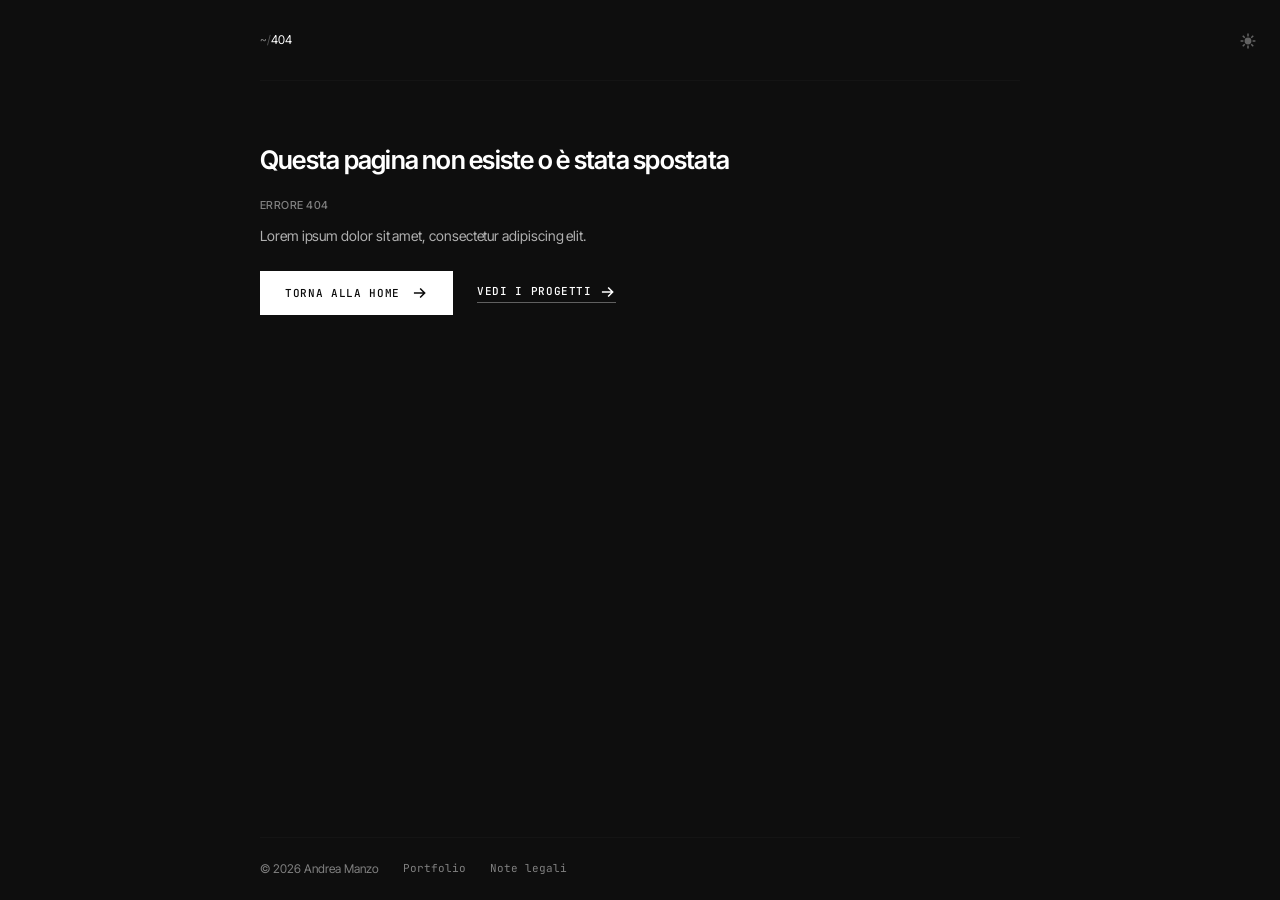
<file: portfolio/progetto-01/index.html>
<!doctype html>
<html lang="it" data-theme="dark">
<head>
<meta charset="utf-8">
<meta name="viewport" content="width=device-width,initial-scale=1">
<title>Progetto 01 — Advertising · Andrea Manzo</title>
<meta name="description" content="Progetto 01: progetto di advertising di Andrea Manzo, graphic designer a Napoli.">
<meta name="robots" content="noindex">
<meta name="theme-color" content="#0E0E0E">
<link rel="icon" href="/assets/img/favicon.svg" type="image/svg+xml">
<link rel="apple-touch-icon" href="/assets/img/apple-touch-icon.png">
<link rel="preload" href="/assets/fonts/InterTight-Variable.woff2" as="font" type="font/woff2" crossorigin>
<link rel="stylesheet" href="/assets/css/tokens.css">
<link rel="stylesheet" href="/assets/css/components.css">
<link rel="stylesheet" href="/assets/css/site.css">
</head>
<body>
<div class="am am-shell" id="app">
 <div class="am-col"><header class="am-header"><nav class="am-path" id="path" aria-label="Percorso"><a href="/">~</a><span class="am-path__sep">/</span><a href="/">home</a><span class="am-path__sep">/</span><a href="/portfolio/">portfolio</a><span class="am-path__sep">/</span><span aria-current="page">progetto-01</span></nav></header></div>
 <main class="am-main" id="main"><div class="am-col" id="view"><section class="pg-intro"><div class="pg-titlerow"><span class="am-label pg-date">FEB 2026</span><h1 class="am-title">Progetto 01</h1><nav class="pg-projnav" aria-label="Altri progetti"><button class="am-pager__btn" disabled aria-label="Nessun progetto precedente"><svg class="am-ico" viewBox="0 0 24 24" aria-hidden="true"><path d="M20 12H6M11 6l-6 6 6 6"/></svg></button><span class="am-pager__pages">01 / 01</span><button class="am-pager__btn" disabled aria-label="Nessun progetto successivo"><svg class="am-ico" viewBox="0 0 24 24" aria-hidden="true"><path d="M4 12h14M13 6l6 6-6 6"/></svg></button></nav></div><div class="pg-block"><span class="am-label">Storia</span><p class="am-para__text">Lorem ipsum dolor sit amet, consectetur adipiscing elit. Sed do eiusmod tempor incididunt ut labore et dolore magna aliqua. Ut enim ad minim veniam, quis nostrud exercitation.</p></div><div class="pg-block"><span class="am-label">Processo</span><p class="am-para__text">Lorem ipsum dolor sit amet, consectetur adipiscing elit. Sed do eiusmod tempor incididunt ut labore et dolore magna aliqua. Duis aute irure dolor in reprehenderit.</p></div></section><ul class="am-list pg-meta"><li><div class="am-row"><span class="am-row__label">Tipo</span><span class="am-row__value">Progetto accademico</span></div></li><li><div class="am-row"><span class="am-row__label">Cliente</span><span class="am-row__value">Lorem ipsum</span></div></li><li><div class="am-row"><span class="am-row__label">Ambito</span><span class="am-row__value">Advertising</span></div></li><li><div class="am-row"><span class="am-row__label">Servizi</span><span class="pg-tags"><span class="am-tag">Campagna</span><span class="am-tag">Affissioni</span></span></div></li></ul><div class="am-media"><button class="am-media__cover" data-open="0" aria-label="Apri la galleria dalla figura 1"><img src="data:image/svg+xml,%3Csvg%20xmlns%3D%22http%3A%2F%2Fwww.w3.org%2F2000%2Fsvg%22%20width%3D%222400%22%20height%3D%221800%22%2F%3E" alt=""></button><div class="am-media__thumbs"><button class="am-media__thumb" data-open="1" aria-label="Apri la figura 2"><img src="data:image/svg+xml,%3Csvg%20xmlns%3D%22http%3A%2F%2Fwww.w3.org%2F2000%2Fsvg%22%20width%3D%221800%22%20height%3D%221800%22%2F%3E" alt=""></button><button class="am-media__thumb" data-open="2" aria-label="Apri la figura 3"><img src="data:image/svg+xml,%3Csvg%20xmlns%3D%22http%3A%2F%2Fwww.w3.org%2F2000%2Fsvg%22%20width%3D%221800%22%20height%3D%221800%22%2F%3E" alt=""></button></div><span class="am-caption">FIG. 01 — Lorem ipsum</span><button class="am-link" type="button" data-open="0">Apri la galleria · 06 immagini <svg class="am-ico" viewBox="0 0 24 24" aria-hidden="true"><path d="M4 12h14M13 6l6 6-6 6"/></svg></button></div></div></main>
 <div class="am-col"><footer class="am-footer"><span class="am-footer__links"><span>© 2026 Andrea Manzo</span><a href="/portfolio/?f=tutti">Portfolio</a><a href="/note-legali/">Note legali</a></span><button class="am-theme am-theme--foot only-m-block" onclick="AndreaManzo.toggleTheme()"></button></footer></div><button class="am-theme am-theme--corner" onclick="AndreaManzo.toggleTheme()"></button>
</div>


<div class="am am-sheet" id="cv" role="dialog" aria-modal="true" aria-labelledby="cvTitle"><div class="am-sheet__panel"><div class="am-sheet__head"><span class="am-label" id="cvTitle">Scheda contatto</span><button class="am-menu-btn" data-sheet-close aria-label="Chiudi la scheda"><svg class="am-ico" viewBox="0 0 24 24" aria-hidden="true"><path d="M6 6l12 12M18 6L6 18"/></svg></button></div><div class="am-sheet__body" id="cvBody"><div class="pg-hero"><span class="am-avatar"><img src="/assets/img/immagine-profilo.jpg" width="240" height="240" alt="Immagine profilo di Andrea Manzo"></span><div class="pg-hero__txt"><span class="am-para__title">Andrea Manzo</span><span class="am-label">Graphic designer</span></div></div><section><span class="am-label">Situazione attuale</span><p class="am-para__text">Studente di Design della Comunicazione e graphic designer freelance. Disponibile per nuovi progetti e collaborazioni con agenzie.</p></section><section><span class="am-label">Informazioni</span><ul class="am-list"><li><div class="am-row"><span class="am-row__label">Luogo</span><span class="am-row__value">Napoli, Italia</span></div></li><li><div class="am-row"><span class="am-row__label">Email</span><span class="am-row__value">ciao@andreamanzo.it</span></div></li></ul></section><section><span class="am-label">Istruzione</span><ul class="am-list"><li><div class="am-row pg-row2"><span class="am-row__label">Tecnico Esperto di Grafica Informatica<span class="am-caption">ILAS Academy</span></span><span class="am-row__value">2026 – in corso</span></div></li><li><div class="am-row pg-row2"><span class="am-row__label">Perito Tecnico in Grafica e Comunicazione<span class="am-caption">I.I.S. Don Geremia Piscopo</span></span><span class="am-row__value">2013 – 2019</span></div></li></ul></section><section><span class="am-label">Esperienza</span><ul class="am-list"><li><div class="am-row pg-row2"><span class="am-row__label">Graphic designer freelance<span class="am-caption">Branding, advertising, packaging, web design</span></span><span class="am-row__value">Dal 2024</span></div></li></ul></section><section><span class="am-label">Competenze</span><ul class="am-list"><li><div class="am-row"><span class="am-row__label">Branding e identità visiva</span><span class="am-row__value"></span></div></li><li><div class="am-row"><span class="am-row__label">Advertising</span><span class="am-row__value"></span></div></li><li><div class="am-row"><span class="am-row__label">Packaging</span><span class="am-row__value"></span></div></li><li><div class="am-row"><span class="am-row__label">Web design</span><span class="am-row__value"></span></div></li></ul></section><section><span class="am-label">Strumenti</span><ul class="am-list"><li><div class="am-row"><span class="am-row__label">Adobe Illustrator</span><span class="am-row__value"></span></div></li><li><div class="am-row"><span class="am-row__label">Adobe Photoshop</span><span class="am-row__value"></span></div></li><li><div class="am-row"><span class="am-row__label">Framer</span><span class="am-row__value"></span></div></li><li><div class="am-row"><span class="am-row__label">Figma</span><span class="am-row__value"></span></div></li><li><div class="am-row"><span class="am-row__label">Claude</span><span class="am-row__value"></span></div></li></ul></section><section><span class="am-label">Lingue</span><ul class="am-list"><li><div class="am-row"><span class="am-row__label">Italiano</span><span class="am-row__value">Madrelingua</span></div></li><li><div class="am-row"><span class="am-row__label">Inglese</span><span class="am-row__value">B2</span></div></li></ul></section></div><div class="am-sheet__foot"><a class="am-link" href="#" download>Scarica il CV <svg class="am-ico" viewBox="0 0 24 24" aria-hidden="true"><path d="M12 3v12M6 10l6 6 6-6M4 20h16"/></svg></a><a class="am-btn am-btn--primary am-btn--s" href="mailto:ciao@andreamanzo.it">Scrivimi <svg class="am-ico" viewBox="0 0 24 24" aria-hidden="true"><path d="M6 18L17 7M9 6h9v9"/></svg></a></div></div></div>
<div class="am am-gallery am-shell" id="gallery" role="dialog" aria-label="Galleria">
 <div class="am-col"><header class="am-header"><span class="am-label" id="galTitle"></span><button class="am-menu-btn am-gallery__close" aria-label="Chiudi la galleria"><svg class="am-ico" viewBox="0 0 24 24" aria-hidden="true"><path d="M6 6l12 12M18 6L6 18"/></svg></button></header></div>
 <div class="am-col am-gallery__stage"><button class="am-pager__btn" data-prev aria-label="Immagine precedente"><svg class="am-ico" viewBox="0 0 24 24" aria-hidden="true"><path d="M20 12H6M11 6l-6 6 6 6"/></svg></button><div class="am-gallery__frame"><img class="am-gallery__img" alt=""></div><button class="am-pager__btn" data-next aria-label="Immagine successiva"><svg class="am-ico" viewBox="0 0 24 24" aria-hidden="true"><path d="M4 12h14M13 6l6 6-6 6"/></svg></button></div>
 <div class="am-col"><div class="am-gallery__foot" id="galFoot"><span class="am-gallery__caption am-caption"></span></div></div>
</div>

<script src="/assets/js/andreamanzo.js"></script>
<script src="/assets/js/app.js"></script>
</body>
</html>
</file>
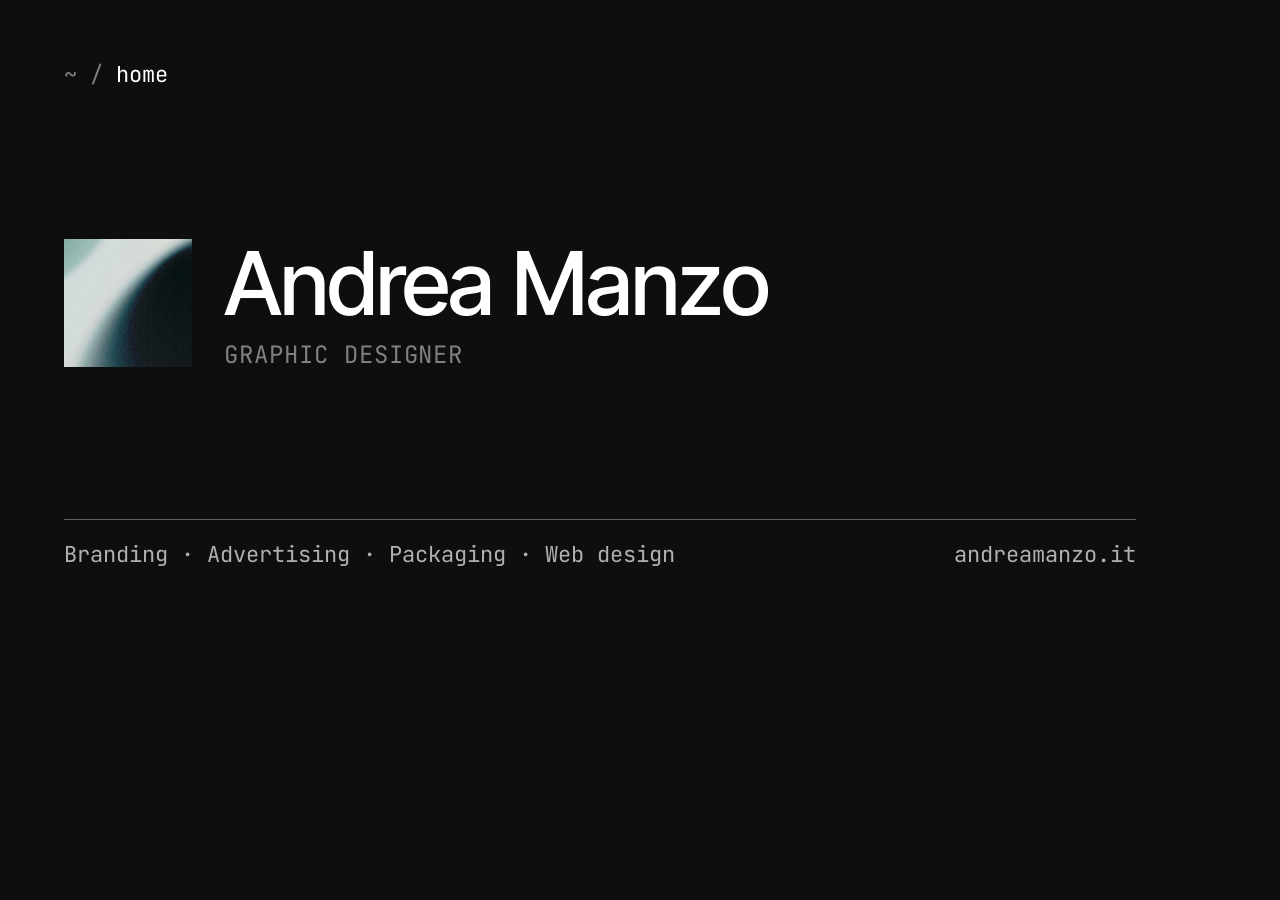
<file: tools/og.html>
<!doctype html>
<!-- Sorgente dell'immagine di anteprima per i social (assets/img/og.png, 1200×630). Vedi README per rigenerarla. -->
<html lang="it" data-theme="dark">
<head>
<meta charset="utf-8">
<link rel="stylesheet" href="../assets/css/tokens.css">
<style>
html,body{margin:0;width:1200px;height:630px;overflow:hidden;background:var(--paper);color:var(--text);font-family:var(--font-sans)}
body{box-sizing:border-box;padding:64px;display:flex;flex-direction:column;justify-content:space-between}
.path{font:400 22px/1 var(--font-mono);color:var(--muted)}
.path b{font-weight:400;color:var(--ink)}
.who{display:flex;align-items:center;gap:32px}
.who img{width:128px;height:128px;object-fit:cover;display:block}
h1{margin:0;font-size:88px;line-height:1;font-weight:500;letter-spacing:-0.02em;color:var(--ink)}
.role{margin:16px 0 0;font:400 24px/1 var(--font-mono);letter-spacing:0.04em;text-transform:uppercase;color:var(--muted)}
.foot{display:flex;justify-content:space-between;font:400 22px/1 var(--font-mono);color:var(--text);border-top:1px solid var(--line-strong);padding-top:24px}
</style>
</head>
<body>
<div class="path">~ / <b>home</b></div>
<div class="who"><img src="../assets/img/immagine-profilo.jpg" alt=""><div><h1>Andrea Manzo</h1><p class="role">Graphic designer</p></div></div>
<div class="foot"><span>Branding · Advertising · Packaging · Web design</span><span>andreamanzo.it</span></div>
</body>
</html>
</file>
<file: assets/css/tokens.css>
/* Font (inclusi nel sito, nessuna richiesta a servizi esterni) */
@font-face{font-family:'Inter Tight';font-style:normal;font-display:swap;font-weight:100 900;src:url(../fonts/InterTight-Variable.woff2) format('woff2')}
@font-face{font-family:'JetBrains Mono';font-style:normal;font-display:swap;font-weight:100 800;src:url(../fonts/JetBrainsMono-Variable.woff2) format('woff2')}

/* Token del design system Andrea Manzo: tema scuro di default, chiaro con data-theme="light" */
:root,[data-theme="dark"]{--paper:#0E0E0E;--surface:#111111;--line:#141414;--line-strong:#606060;--text:#B0B0B0;--muted:#808080;--ink:#FFFFFF;--ink-hover:#F0F0F0;--on-ink:#0A0A0A;}
[data-theme="light"]{--paper:#FFFFFF;--surface:#F5F5F5;--line:#EFEFEF;--line-strong:#878787;--text:#424242;--muted:#6E6E6E;--ink:#1D1D1D;--ink-hover:#333333;--on-ink:#FFFFFF;}
:root{--space-1:4px;--space-2:8px;--space-3:12px;--space-4:16px;--space-5:24px;--space-6:32px;--space-7:48px;--space-8:64px;--radius-0:0px;--content-max:760px;--margin-min:16px;--margin-max:96px;--border-width:1px;--font-sans:"Inter Tight",system-ui,sans-serif;--font-mono:"JetBrains Mono",ui-monospace,monospace}
</file>
<file: assets/css/components.css>
/* Andrea Manzo — componenti (CSS puro, nessuna dipendenza) */.am{font-family:var(--font-sans);color:var(--ink);background:var(--paper);-webkit-font-smoothing:antialiased}
.am *{box-sizing:border-box}
:where(.am) a{color:inherit;text-decoration:none}
.am ::selection,.am::selection{background:color-mix(in srgb,var(--ink) 8%,transparent);color:var(--ink)}

/* Didascalia: unica definizione (FIG., metadati, categoria · data) */.am-caption{font:400 12px/1.4 var(--font-sans);color:var(--muted)}

/* Wordmark */

/* Theme toggle */.am-theme{display:inline-flex;align-items:center;gap:6px;font:500 11px/1 var(--font-mono);color:var(--muted);background:none;border:0;padding:var(--space-2) 0;cursor:pointer;white-space:nowrap}
.am-theme .am-ico{color:var(--ink)}
.am-theme:hover{text-decoration:underline;text-underline-offset:4px;text-decoration-thickness:1px}
.am-theme:focus-visible{outline:2px solid var(--ink);outline-offset:2px}
.am-theme b{font-weight:500;color:var(--ink)}

/* Shell dell'app: header, area contenuto, footer, tutti sulla colonna centrale */.am-shell{height:100vh;height:100dvh;display:grid;grid-template-rows:auto 1fr auto;padding:0 clamp(var(--margin-min),5vw,var(--margin-max));overflow:hidden}
.am-col{width:100%;max-width:var(--content-max);margin:0 auto}
.am-main{min-height:0;display:flex;align-items:flex-start;overflow:auto}
.am-main>.am-col{display:flex;flex-direction:column;gap:var(--space-7);padding:var(--space-8) 0 var(--space-7)}

/* Header: percorso a sinistra, cambio tema a destra */.am-header{display:flex;justify-content:space-between;align-items:center;gap:var(--space-4);min-height:clamp(56px,9vh,88px);border-bottom:var(--border-width) solid var(--line)}
.am-path{font:400 12px/1.4 var(--font-sans);color:var(--muted);white-space:nowrap;overflow:hidden;text-overflow:ellipsis}
.am-path a{font:400 11px/1.4 var(--font-mono)}
.am-path a:hover{text-decoration:underline;text-underline-offset:4px;text-decoration-thickness:1px}
.am-path__sep{opacity:.6}
.am-path [aria-current]{color:var(--ink)}

/* Navigazione nell'header: link testuali a destra */

/* Footer */.am-footer{display:flex;justify-content:space-between;align-items:center;gap:var(--space-4);min-height:clamp(48px,7vh,64px);border-top:var(--border-width) solid var(--line);font:400 12px/1.4 var(--font-sans);color:var(--muted)}
.am-footer a{font:400 11px/1.4 var(--font-mono)}
.am-footer__links{display:flex;align-items:center;gap:var(--space-5)}
.am-footer__links a:hover{text-decoration:underline;text-underline-offset:4px;text-decoration-thickness:1px}

/* Button */.am-btn{display:inline-flex;align-items:center;gap:var(--space-3);height:44px;padding:0 var(--space-5);font:500 11px/1 var(--font-mono);letter-spacing:.06em;text-transform:uppercase;border:var(--border-width) solid var(--ink);border-radius:var(--radius-0);cursor:pointer;white-space:nowrap;transition:background .15s,color .15s,border-color .15s}
.am-ico{width:20px;height:20px;flex:none;fill:none;stroke:currentColor;stroke-width:1.5;stroke-linecap:square;stroke-linejoin:miter;vector-effect:non-scaling-stroke;overflow:visible}
.am-btn .am-ico,.am-link .am-ico{transition:transform .15s}
@media (prefers-reduced-motion:reduce){.am-btn,.am-link,.am-btn .am-ico,.am-link .am-ico{transition:none}}
.am-ico *{vector-effect:non-scaling-stroke}
.am-ico--16{width:16px;height:16px}.am-ico--20{width:20px;height:20px}.am-ico--24{width:24px;height:24px}.am-ico--32{width:32px;height:32px}
.am-btn--s .am-ico{width:14px;height:14px}
.am-btn:hover .am-ico{transform:translateX(3px)}
.am-btn--primary{background:var(--ink);color:var(--on-ink)}
.am-btn--primary:hover{background:var(--ink-hover);border-color:var(--ink-hover)}
.am-btn:focus-visible{outline:2px solid var(--ink);outline-offset:2px}
.am-btn[disabled]{opacity:.4;pointer-events:none}
.am-btn--s{height:36px;padding:0 var(--space-4);font-size:11px}
.am-btn .am-ico{width:16px;height:16px}

/* Link con freccia */.am-link{display:inline-flex;align-items:center;gap:var(--space-2);font:500 11px/1.4 var(--font-mono);letter-spacing:.06em;text-transform:uppercase;color:var(--ink);border-bottom:var(--border-width) solid var(--line-strong);padding-bottom:2px;transition:color .15s,border-color .15s}
.am-link:hover{border-color:var(--ink)}
.am-link:hover .am-ico{transform:translateX(3px)}
.am-link:focus-visible{outline:2px solid var(--ink);outline-offset:2px}
.am-link .am-ico{width:16px;height:16px}
button.am-link{background:none;border:0;border-bottom:var(--border-width) solid var(--line-strong);padding:0 0 2px;cursor:pointer}
button.am-link:hover{border-color:var(--ink)}

/* Tag */.am-tag{display:inline-flex;align-items:center;height:28px;padding:0 var(--space-3);font:500 11px/1 var(--font-mono);letter-spacing:.06em;text-transform:uppercase;color:var(--muted);background:transparent;border:var(--border-width) solid var(--line);border-radius:var(--radius-0);white-space:nowrap}
span.am-tag{height:auto;padding:0;border:0;font:500 11px/1.3 var(--font-sans);letter-spacing:.04em}
button.am-tag{cursor:pointer}
button.am-tag:hover{border-color:var(--ink)}
.am-tag[aria-pressed="true"]{background:var(--ink);border-color:var(--ink);color:var(--on-ink)}
.am-tag:focus-visible{outline:2px solid var(--ink);outline-offset:2px}
.am-tag__count{margin-left:var(--space-2);opacity:.6}

/* Campo di ricerca — stessa famiglia dei tag */.am-search{display:inline-flex;align-items:center;gap:var(--space-2);height:28px;padding:0 var(--space-3);width:auto;min-width:0;border:var(--border-width) solid var(--line);border-radius:var(--radius-0);color:var(--muted)}
.am-search:hover{border-color:var(--ink)}
.am-search:focus-within{border-color:var(--ink);color:var(--ink)}
.am-search .am-ico{width:16px;height:16px}
.am-search input{flex:1;min-width:0;width:100%;height:100%;border:0;padding:0;background:transparent;font:500 11px/1 var(--font-mono);letter-spacing:.06em;text-transform:uppercase;color:var(--ink);outline:none}
.am-search input::placeholder{color:var(--muted)}
.am-search input::-webkit-search-cancel-button{display:none}
.am-toolbar{display:flex;justify-content:space-between;align-items:center;gap:var(--space-4);flex-wrap:wrap}
.am-toolbar__tags{display:flex;gap:var(--space-2);flex-wrap:wrap}

/* Section: etichetta mono + contenuto */.am-section{display:flex;flex-direction:column;gap:var(--space-3)}
.am-label{font:500 11px/1.3 var(--font-sans);letter-spacing:.04em;text-transform:uppercase;color:var(--muted)}
.am-title{margin:0;font:600 clamp(22px,min(2vw,3.4vh),28px)/1.15 var(--font-sans);letter-spacing:-.03em;color:var(--ink)}
.am-title em{font-style:normal;color:inherit}

/* Card */.am-grid{display:grid;grid-template-columns:repeat(var(--cols,2),1fr);gap:var(--space-3)}.am-grid--3{--cols:3}
@media (max-width:639px){.am-grid{--cols:1}}

/* Scheda progetto: card con anteprima */.am-project{display:flex;flex-direction:column;gap:var(--space-3);padding:var(--space-4);background:var(--surface);border:var(--border-width) solid var(--line);color:var(--ink)}
.am-project__media{aspect-ratio:4/3;background:var(--line);overflow:hidden}
.am-project__media img{width:100%;height:100%;object-fit:cover;display:block}
.am-project__head{display:flex;justify-content:space-between;align-items:center;gap:var(--space-2)}
.am-project__title{margin:0;font:500 14px/1.3 var(--font-sans);letter-spacing:-.01em}
.am-project .am-ico{width:16px;height:16px;color:var(--muted)}

a.am-project:focus-visible{outline:2px solid var(--ink);outline-offset:2px}

/* List row: testo a sinistra, valore mono a destra */.am-list{list-style:none;margin:0;padding:0;border-top:var(--border-width) solid var(--line)}
.am-row{display:flex;justify-content:space-between;align-items:center;gap:var(--space-4);width:100%;padding:12px 0;border:0;border-bottom:var(--border-width) solid var(--line);background:none;font:500 14px/1.3 var(--font-sans);letter-spacing:-.01em;color:var(--ink);text-align:left;cursor:pointer}
div.am-row{cursor:default}
.am-row__value{display:inline-flex;align-items:center;gap:var(--space-2);font:400 13px/1.3 var(--font-sans);color:var(--muted);white-space:nowrap}
.am-row .am-ico{width:16px;height:16px}
a.am-row .am-row__value,button.am-row .am-row__value{font:400 11px/1 var(--font-mono);letter-spacing:.02em;text-transform:none}

.am-row:focus-visible{outline:2px solid var(--ink);outline-offset:-2px}

/* Paginazione */.am-pager{display:flex;justify-content:space-between;align-items:center;gap:var(--space-4);font:400 12px/1 var(--font-sans);font-variant-numeric:tabular-nums;color:var(--muted)}
.am-pager__nav{display:flex;align-items:center;gap:var(--space-3)}
.am-pager__pages{color:var(--ink)}
.am-pager__btn{display:inline-flex;align-items:center;justify-content:center;width:36px;height:36px;padding:0;background:transparent;color:var(--ink);border:0;cursor:pointer}
.am-pager__btn .am-ico{transition:transform .15s}
.am-pager__btn[data-prev]:hover .am-ico,.am-pager__btn[aria-label*="precedente"]:hover .am-ico{transform:translateX(-3px)}
.am-pager__btn[data-next]:hover .am-ico,.am-pager__btn[aria-label*="successiva"]:hover .am-ico{transform:translateX(3px)}
.am-pager__btn:focus-visible{outline:2px solid var(--ink);outline-offset:2px}
.am-pager__btn[disabled]{opacity:.35;pointer-events:none}
.am-pager__btn .am-ico{width:20px;height:20px}

/* Media del progetto: copertina 4:3 + due miniature */.am-media{display:grid;grid-template-columns:3fr 1fr;gap:var(--space-3)}
.am-media__cover,.am-media__thumb{display:block;margin:0;padding:0;border:var(--border-width) solid var(--line);background:var(--line);overflow:hidden;cursor:pointer}
.am-media__cover{aspect-ratio:4/3}
.am-media__thumbs{display:grid;grid-template-rows:1fr 1fr;gap:var(--space-3);min-height:0}
.am-media__thumb{position:relative;min-height:0}
.am-media__thumb img{position:absolute;inset:0}
.am-media img{width:100%;height:100%;object-fit:cover;display:block;background:var(--line)}
.am-media__cover:focus-visible,.am-media__thumb:focus-visible{outline:2px solid var(--ink);outline-offset:2px}
.am-media .am-caption{grid-column:1 / -1}

/* Galleria: stessa struttura delle pagine (shell + colonna centrale), sovrapposta */.am-gallery{position:fixed;inset:0;z-index:100;display:none;background:var(--paper);color:var(--ink)}
.am-gallery[data-open]{display:grid}
.am-gallery--inline{position:relative;inset:auto;display:grid;height:600px;border:var(--border-width) solid var(--line)}
.am-gallery .am-header{border-bottom:0}
.am-gallery .am-header .am-label b{font-weight:500;color:var(--ink)}
.am-gallery__stage{min-height:0;display:flex;align-items:center;justify-content:space-between;gap:var(--space-3);padding:var(--space-5) 0}
.am-gallery__frame{align-self:stretch;aspect-ratio:4/3;flex:0 1 auto;min-width:0;min-height:0;display:flex;align-items:center;justify-content:center}
.am-gallery__img{background:var(--line);height:100%;width:auto;max-width:100%;max-height:100%;display:block;border:var(--border-width) solid var(--line);object-fit:contain}
.am-gallery__foot{display:flex;align-items:center;gap:var(--space-2);min-height:clamp(48px,9vh,80px)}
.am-gallery__thumb{width:56px;height:42px;padding:0;border:var(--border-width) solid var(--line);background:var(--line);cursor:pointer;flex:none}
.am-gallery__thumb img{width:100%;height:100%;object-fit:cover;display:block}
.am-gallery__thumb[aria-current="true"]{outline:1px solid var(--ink);outline-offset:2px}
.am-gallery__thumb:focus-visible{outline:2px solid var(--ink);outline-offset:2px}
.am-gallery__caption{margin-left:auto;text-align:right}
@media (max-width:639px){.am-gallery__thumb{display:none}.am-gallery__caption{margin:0}}

/* Menu ad hamburger: pulsante nell'header e pannello a tutto schermo */.am-menu-btn{display:inline-flex;align-items:center;justify-content:center;width:36px;height:36px;margin-right:-8px;padding:0;background:none;border:0;color:var(--ink);cursor:pointer}
.am-menu-btn .am-ico{width:20px;height:20px}
.am-menu-btn:focus-visible{outline:2px solid var(--ink);outline-offset:2px}
.am-media .am-link{grid-column:1 / -1;justify-self:start;margin-top:var(--space-2)}

/* Stato vuoto: nessun risultato nel Portfolio */.am-empty{display:flex;flex-direction:column;align-items:flex-start;gap:var(--space-3);padding:var(--space-6) var(--space-4);background:var(--surface);border:var(--border-width) solid var(--line)}
.am-empty__title{margin:0;font:500 14px/1.4 var(--font-sans);letter-spacing:-.01em}
.am-empty__text{margin:0;font:400 12px/1.45 var(--font-sans);color:var(--text)}
.am-empty .am-link{margin-top:var(--space-2)}

/* Pagina 404 */.am-code{font:500 11px/1.3 var(--font-sans);letter-spacing:.04em;text-transform:uppercase;color:var(--muted)}

/* Prose: testi lunghi (Privacy, descrizione di un progetto) */.am-prose{max-width:62ch;font:400 14px/1.6 var(--font-sans);letter-spacing:-.005em;color:var(--text)}.am-prose h2,.am-prose h3,.am-prose strong,.am-prose a{color:var(--ink)}
.am-prose>*{margin:0}
.am-prose>*+*{margin-top:var(--space-4)}
.am-prose h2{margin-top:var(--space-7);font:600 17px/1.3 var(--font-sans);letter-spacing:-.02em}
.am-prose h3{margin-top:var(--space-6);font:600 14px/1.5 var(--font-sans);letter-spacing:-.01em}
.am-prose h2+*,.am-prose h3+*{margin-top:var(--space-2)}
.am-prose>:first-child{margin-top:0}
.am-prose .am-label{display:block}
.am-prose .am-label+h2{margin-top:var(--space-2)}
.am-prose p.am-prose__lead{color:var(--text)}
.am-prose a:not([class]){font-weight:600;text-decoration:underline;text-decoration-color:var(--line-strong);text-decoration-thickness:1px;text-underline-offset:.22em}
.am-prose a:not([class]):hover{text-decoration-color:var(--ink)}
.am-prose strong{font-weight:600}
.am-prose ul,.am-prose ol{padding:0;list-style:none}
.am-prose li{position:relative;padding-left:28px}
.am-prose li+li{margin-top:var(--space-2)}
.am-prose ul>li::before{content:"—";position:absolute;left:0;color:var(--muted)}
.am-prose ol{counter-reset:am}
.am-prose ol>li::before{counter-increment:am;content:counter(am,decimal-leading-zero);position:absolute;left:0;top:.1em;font:500 12px/1.6 var(--font-sans);font-variant-numeric:tabular-nums;color:var(--muted)}
.am-prose blockquote{padding-left:var(--space-4);border-left:var(--border-width) solid var(--line-strong);color:var(--muted)}
.am-prose .am-caption{display:block}
.am-prose hr{border:0;border-top:var(--border-width) solid var(--line);margin-top:var(--space-7)}

/* Paragraph: blocco breve titolo + testo, con varianti */.am-para{display:flex;flex-direction:column;gap:var(--space-2);max-width:62ch}
.am-para__title{margin:0;font:600 17px/1.3 var(--font-sans);letter-spacing:-.02em;color:var(--ink)}
.am-para__text{margin:0;font:400 14px/1.6 var(--font-sans);letter-spacing:-.005em;color:var(--text)}
.am-para__text+.am-para__text{margin-top:var(--space-2)}
.am-para .am-label{margin-bottom:var(--space-1)}
.am-para .am-caption{margin-top:var(--space-1)}
.am-para .am-link{align-self:flex-start;margin-top:var(--space-3)}

/* TextLink: link dentro un paragrafo — Inter Tight Semibold, stesso corpo del testo */.am-textlink{--ul:100%;font:inherit;font-weight:600;letter-spacing:inherit;color:var(--ink);text-decoration:none;padding-bottom:2px;background-image:linear-gradient(var(--ink),var(--ink)),linear-gradient(var(--line-strong),var(--line-strong));background-repeat:no-repeat;background-position:0 100%,0 100%;background-size:0 1px,var(--ul) 1px;transition:background-size .3s cubic-bezier(.2,.7,.2,1)}
.am-textlink:has(.am-ico){--ul:calc(100% - 24px)}
.am-textlink:hover,.am-textlink:focus-visible{background-size:var(--ul) 1px,var(--ul) 1px}
.am-textlink:focus-visible{outline:2px solid var(--ink);outline-offset:2px}
.am-textlink .am-ico{display:inline-block;width:16px;height:16px;margin-left:var(--space-2);vertical-align:-3px;transition:transform .15s}
.am-textlink:hover .am-ico{transform:translateX(2px)}
.am-textlink--ext:hover .am-ico{transform:translate(1px,-1px)}
@media (prefers-reduced-motion:reduce){.am-textlink,.am-textlink .am-ico{transition:none}}

/* Barra di scorrimento: sottile, squadrata, nei grigi del tema */[data-theme="dark"]{color-scheme:dark}[data-theme="light"]{color-scheme:light}
@supports not selector(::-webkit-scrollbar){.am,.am *{scrollbar-width:thin;scrollbar-color:color-mix(in srgb,var(--ink) 12%,var(--paper)) transparent}}
.am ::-webkit-scrollbar,.am::-webkit-scrollbar{width:8px;height:8px}
.am ::-webkit-scrollbar-track,.am::-webkit-scrollbar-track{background:transparent}
.am ::-webkit-scrollbar-thumb,.am::-webkit-scrollbar-thumb{background:color-mix(in srgb,var(--ink) 12%,var(--paper));border:2px solid var(--paper);border-radius:0}
.am ::-webkit-scrollbar-thumb:hover,.am::-webkit-scrollbar-thumb:hover{background:var(--muted)}
.am ::-webkit-scrollbar-corner{background:transparent}
.am ::-webkit-scrollbar-button{display:none;height:0;width:0}

.am-theme--corner{position:fixed;top:calc(clamp(56px,9vh,88px)/2 - 16px);right:var(--space-4);z-index:50;padding:var(--space-2);opacity:.35}
.am-theme--corner:hover,.am-theme--corner:focus-visible{opacity:1;text-decoration:none}
.am-copy{display:inline-flex;align-items:center;justify-content:center;width:24px;height:24px;margin:0 -4px 0 2px;padding:0;vertical-align:-6px;background:none;border:0;color:var(--muted);cursor:pointer}
.am-copy:hover,.am-copy[data-done]{color:var(--ink)}
.am-copy:focus-visible{outline:2px solid var(--ink);outline-offset:2px}
.am-row--media{justify-content:flex-start}
.am-row--media .am-row__label{display:flex;align-items:baseline;gap:var(--space-3);flex:0 1 auto;min-width:0}
.am-row--media .am-row__value{margin-left:auto;gap:var(--space-3)}
.am-row__thumb{flex:none;width:40px;height:40px;background:var(--line);overflow:hidden}
.am-row__thumb img{width:100%;height:100%;object-fit:cover;display:block}
@media (max-width:639px){.am-toolbar .am-search{width:100%}}
.am-sheet{position:fixed;inset:0;z-index:90;display:none;align-items:center;justify-content:center;padding:var(--space-4);background:color-mix(in srgb,var(--paper) 80%,transparent)}
.am-sheet[data-open]{display:flex}
.am-sheet__panel{display:flex;flex-direction:column;width:100%;max-width:560px;max-height:min(720px,calc(100dvh - 32px));background:var(--surface);border:var(--border-width) solid var(--line-strong);color:var(--ink)}
.am-sheet__head{display:flex;justify-content:space-between;align-items:center;gap:var(--space-4);padding:var(--space-2) var(--space-2) var(--space-2) var(--space-5);border-bottom:var(--border-width) solid var(--line)}
.am-sheet__body{overflow-y:auto;padding:var(--space-5);display:flex;flex-direction:column;gap:var(--space-7)}
.am-sheet__body>section{display:flex;flex-direction:column;gap:var(--space-3)}
.am-sheet__foot{display:flex;justify-content:space-between;align-items:center;gap:var(--space-4);padding:var(--space-4) var(--space-5);border-top:var(--border-width) solid var(--line)}
/* Riempimento: al passaggio il testo diventa muted da sinistra a destra (300ms, come la sottolineatura dei link) */a.am-project .am-project__title,a.am-row .am-row__label,button.am-row .am-row__label{background-image:linear-gradient(135deg,var(--muted) 50%,var(--ink) 50%);background-size:220% 100%;background-position:100% 0;background-repeat:no-repeat;-webkit-background-clip:text;background-clip:text;color:transparent;transition:background-position .3s cubic-bezier(.2,.7,.2,1)}
a.am-project:hover .am-project__title,a.am-project:focus-visible .am-project__title,a.am-row:hover .am-row__label,a.am-row:focus-visible .am-row__label,button.am-row:hover .am-row__label,button.am-row:focus-visible .am-row__label{background-position:0 0}
@media (prefers-reduced-motion:reduce){a.am-project .am-project__title,a.am-row .am-row__label,button.am-row .am-row__label{transition:none}}
a.am-project .am-project__title{width:fit-content}
.am-toolbar{flex-wrap:nowrap}
.am-toolbar .am-search{flex:1 1 0;min-width:0}
@media (max-width:639px){.am-toolbar{flex-wrap:wrap}.am-toolbar .am-search{flex:1 1 100%}}
/* Avatar: immagine profilo quadrata accanto al nome */
.am-avatar{flex:none;width:40px;height:40px;background:var(--line);overflow:hidden}
.am-avatar img{width:100%;height:100%;object-fit:cover;display:block}
/* ProjectCard "in allestimento": non cliccabile, testo al posto dell'immagine */
.am-project__note{display:flex;align-items:flex-end;padding:0;background:none}
.am-project__note p{margin:0;font:400 12px/1.45 var(--font-sans);color:var(--muted);max-width:28ch}
.am-project--soon .am-project__title{color:var(--muted)}
/* Aree cliccabili minime (24px): percorso e link del footer */
.am-path a{position:relative}
.am-path a::after{content:"";position:absolute;left:50%;top:50%;width:max(100%,24px);height:24px;transform:translate(-50%,-50%)}
.am-footer__links a{display:inline-flex;align-items:center;min-height:24px}
.am-path{padding-block:4px}
</file>
<file: assets/css/site.css>
html,body{margin:0;height:100%;background:var(--paper)}
.am-shell{height:100vh;height:100dvh}
#view{gap:var(--space-7)}
/* introduzione comune: titolo nello stesso punto in ogni pagina */.pg-intro{display:flex;flex-direction:column;gap:var(--space-5);max-width:62ch}
.pg-intro .am-title{margin:0}
.pg-block{display:flex;flex-direction:column;gap:var(--space-3)}
.am-title em{font-style:normal;color:inherit}
/* card progetto */.pg-grid .am-project{gap:var(--space-2);padding:var(--space-4)}
.pg-grid .am-project__media{aspect-ratio:4/3}
@media (max-width:760px){.am-grid--3.pg-grid{--cols:2}}
.pg-results{display:flex;flex-direction:column;gap:var(--space-5)}
/* recapiti in fila (home) */
/* righe con testo secondario */.pg-row2 .am-row__label{display:flex;flex-direction:column;gap:2px}
/* progetto */.pg-meta{max-width:none}
.pg-tags{display:flex;gap:var(--space-3);flex-wrap:wrap;justify-content:flex-end}
.pg-intro:has(.pg-titlerow){max-width:none}
.pg-intro:has(.pg-titlerow)>.pg-block{max-width:62ch}
.pg-titlerow{position:relative;display:flex;justify-content:space-between;align-items:center;gap:var(--space-5)}
.pg-titlerow .pg-date{position:absolute;left:0;bottom:calc(100% + var(--space-3))}
.pg-projnav{display:flex;align-items:center;gap:var(--space-2);font:400 12px/1 var(--font-sans);font-variant-numeric:tabular-nums;color:var(--muted)}
.pg-projnav .am-pager__btn{margin:0 -8px}
.pg-actions{display:flex;gap:var(--space-5);align-items:center}
.pg-prose{max-width:none}
.pg-prose>*{max-width:62ch}
.pg-prose>.am-label{display:block}
.am-nav{display:flex;align-items:center;gap:var(--space-5)}
.am-toolbar{gap:var(--space-3)}
/* PROVVISORIO: link nel testo in blu, da confermare */
.pg-titlerow .pg-projnav{margin-block:-8px}
.pg-prose>.am-title+.am-label{margin-top:var(--space-5)}
.pg-prose>.am-label+*{margin-top:var(--space-3)}
.pg-divider{width:100%;height:0;margin:0;border:0;border-top:var(--border-width) solid var(--line)}
.pg-hero{display:flex;align-items:center;gap:var(--space-3)}
.pg-hero__txt{display:flex;align-items:baseline;gap:var(--space-3)}
.pg-hero .am-label{margin:0}
.pg-intro:has(.pg-divider){max-width:none}
.pg-intro:has(.pg-divider)>.pg-block{max-width:62ch}
.only-m{display:none}
@media (max-width:639px){.only-d{display:none!important}.only-m{display:inline}}
.only-m-block{display:none!important}
@media (max-width:639px){.only-m-block{display:flex!important}}
.pg-cta-row{border:0;padding:0}
@media (max-width:639px){.am-theme--corner{display:none}.am-footer__links{gap:var(--space-4)}.am-theme--foot{padding:var(--space-1);margin-right:calc(-1 * var(--space-1))}}
.am-theme--foot .am-ico{color:var(--muted)}.am-theme--foot:hover .am-ico{color:var(--ink)}
</file>
